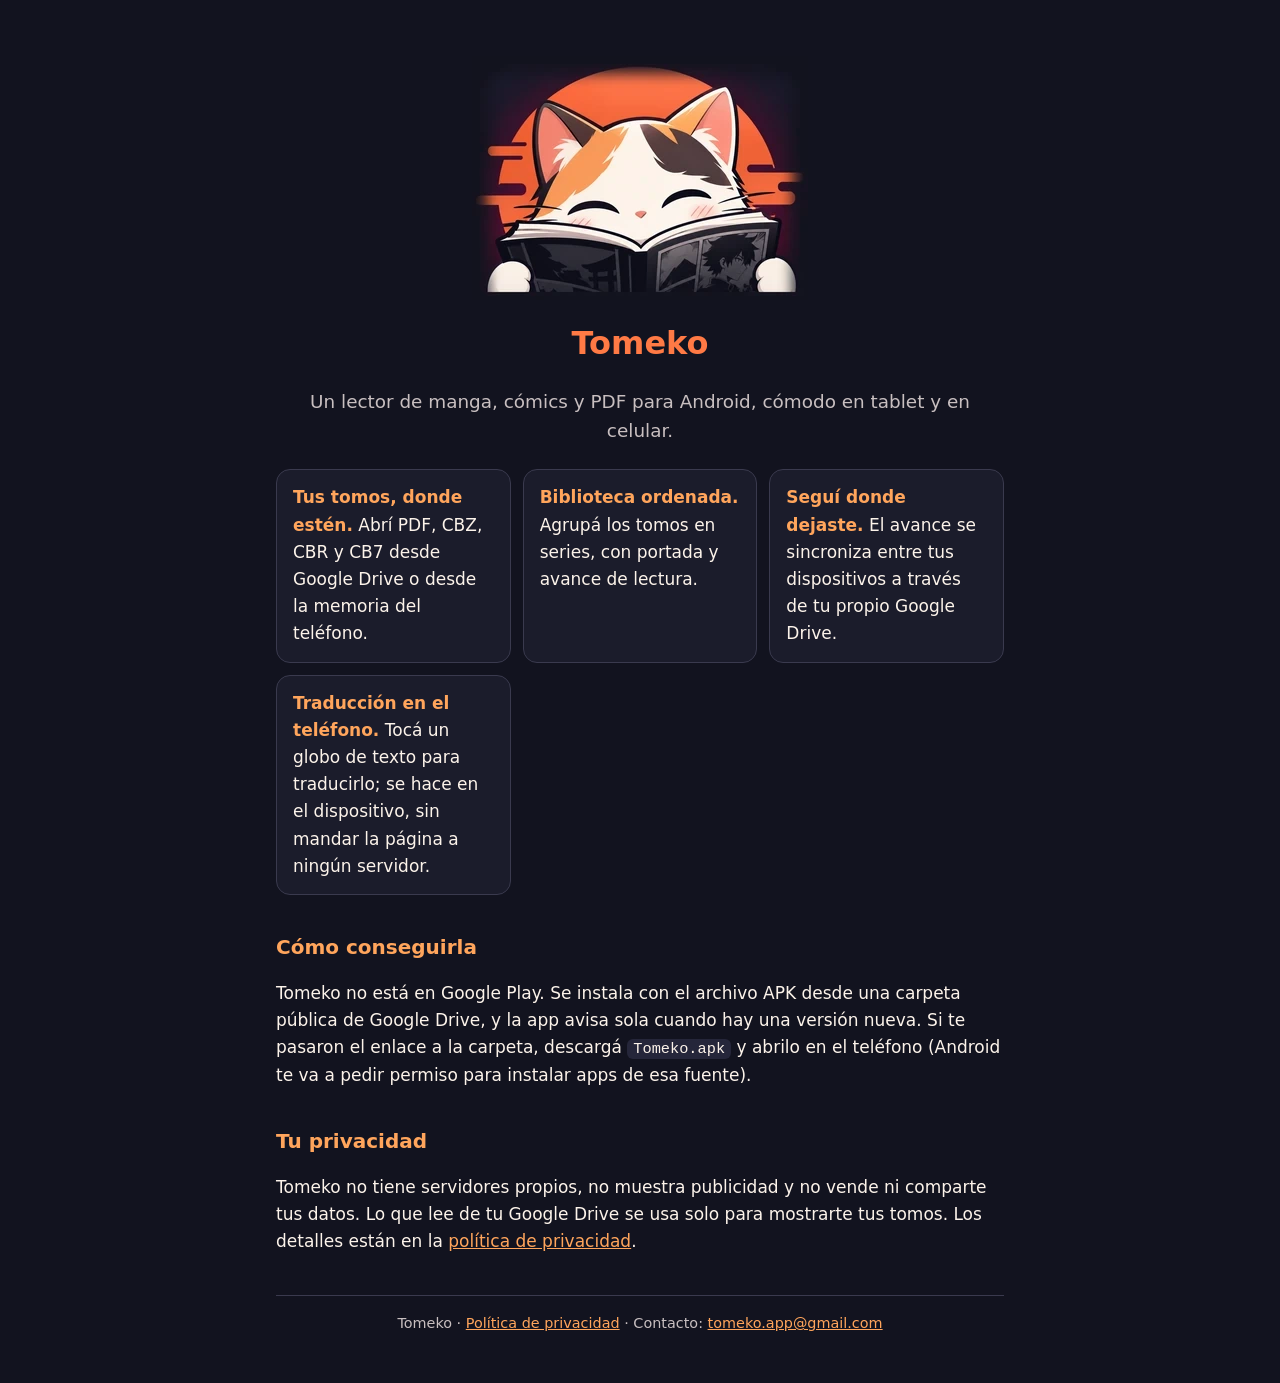
<file: index.html>
<!doctype html>
<html lang="es">
<head>
<meta charset="utf-8">
<meta name="viewport" content="width=device-width,initial-scale=1">
<title>Tomeko · lector de manga para Android</title>
<meta name="description" content="Tomeko es un lector de manga, cómics y PDF para Android: lee tus tomos desde Google Drive o desde el teléfono.">
<link rel="icon" href="logo.webp">
<link rel="stylesheet" href="estilo.css">
</head>
<body>
<main>
<header class="marca">
  <img src="logo.webp" alt="Tomeko, un gato calicó leyendo" width="336" height="244">
  <h1>Tomeko</h1>
</header>
<p class="lema">Un lector de manga, cómics y PDF para Android, cómodo en tablet y en celular.</p>

<div class="tarjetas">
  <div class="tarjeta"><b>Tus tomos, donde estén.</b> Abrí PDF, CBZ, CBR y CB7 desde Google Drive o desde la memoria del teléfono.</div>
  <div class="tarjeta"><b>Biblioteca ordenada.</b> Agrupá los tomos en series, con portada y avance de lectura.</div>
  <div class="tarjeta"><b>Seguí donde dejaste.</b> El avance se sincroniza entre tus dispositivos a través de tu propio Google Drive.</div>
  <div class="tarjeta"><b>Traducción en el teléfono.</b> Tocá un globo de texto para traducirlo; se hace en el dispositivo, sin mandar la página a ningún servidor.</div>
</div>

<h2>Cómo conseguirla</h2>
<p>Tomeko no está en Google Play. Se instala con el archivo APK desde una carpeta pública de Google Drive, y la app avisa sola cuando hay una versión nueva. Si te pasaron el enlace a la carpeta, descargá <code>Tomeko.apk</code> y abrilo en el teléfono (Android te va a pedir permiso para instalar apps de esa fuente).</p>

<h2>Tu privacidad</h2>
<p>Tomeko no tiene servidores propios, no muestra publicidad y no vende ni comparte tus datos. Lo que lee de tu Google Drive se usa solo para mostrarte tus tomos. Los detalles están en la <a href="privacidad.html">política de privacidad</a>.</p>

<footer>
  Tomeko · <a href="privacidad.html">Política de privacidad</a> · Contacto: <a href="mailto:tomeko.app@gmail.com">tomeko.app@gmail.com</a>
</footer>
</main>
</body>
</html>
</file>
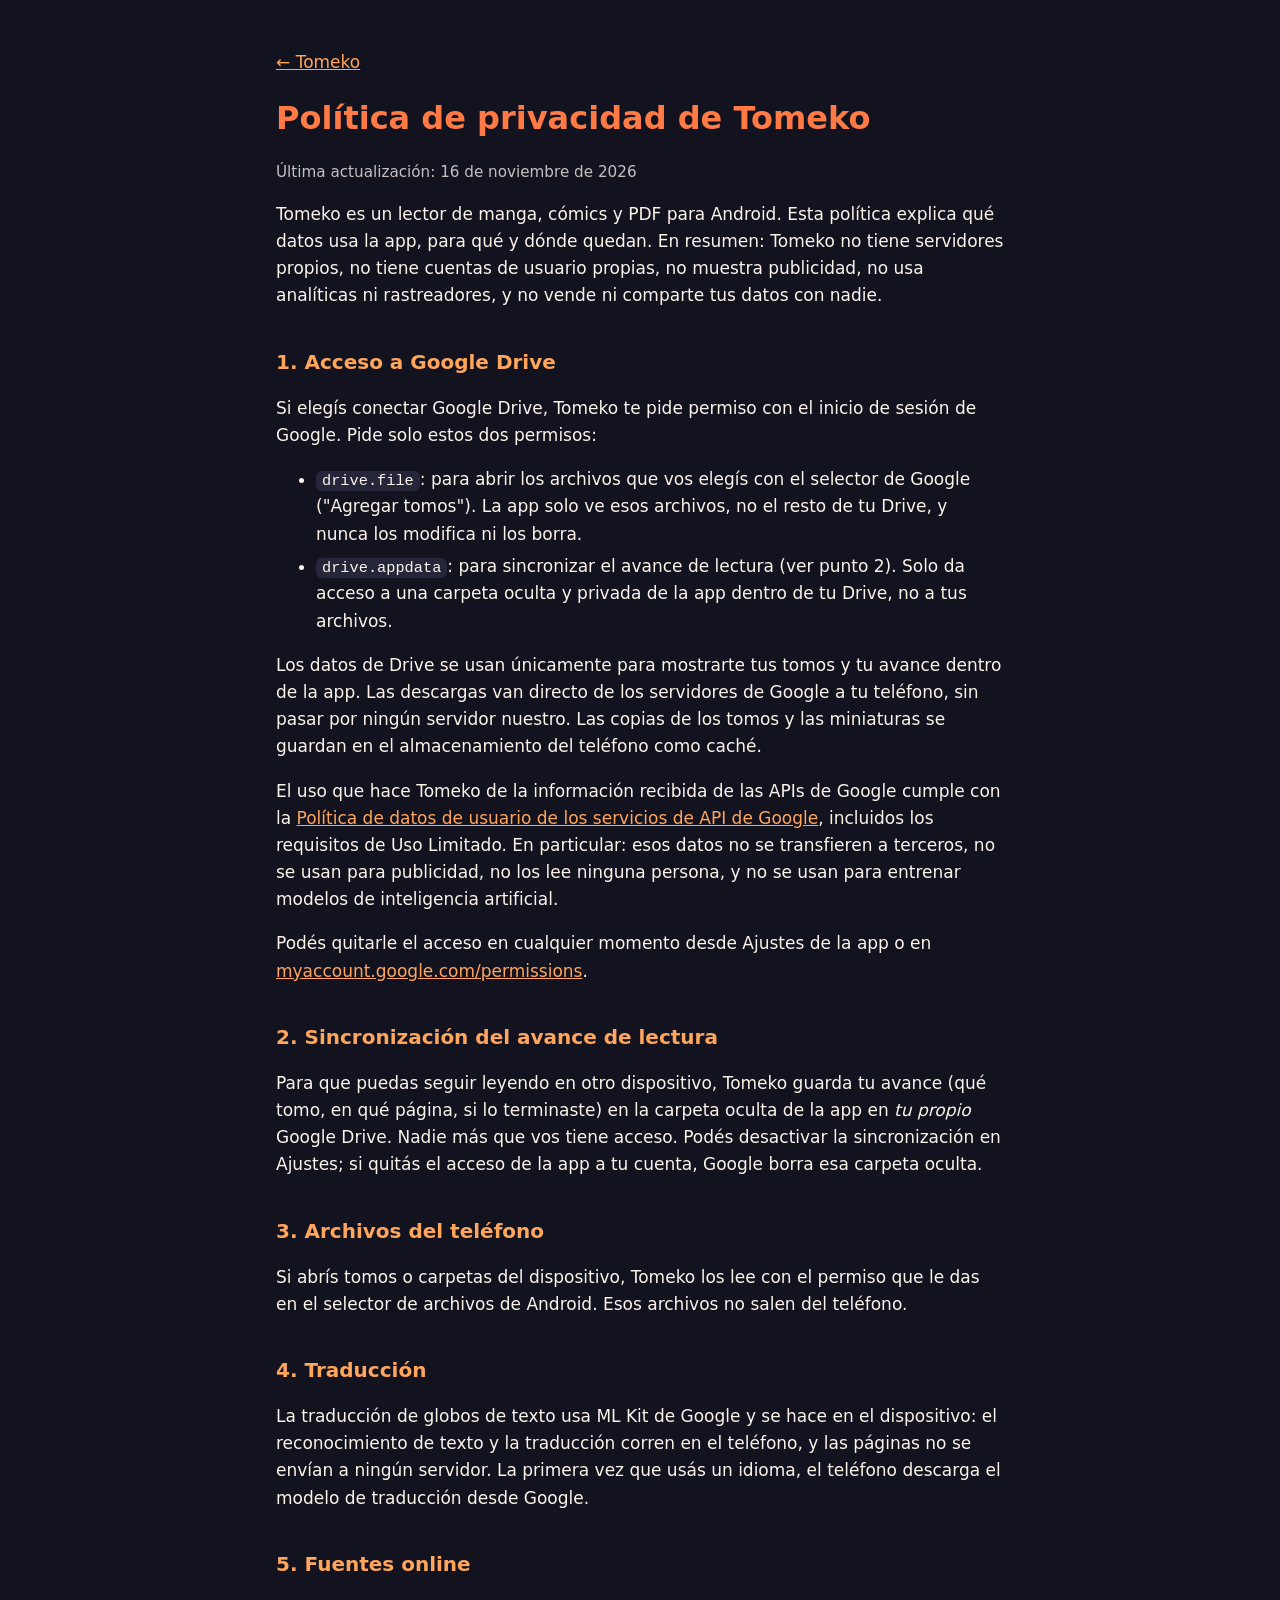
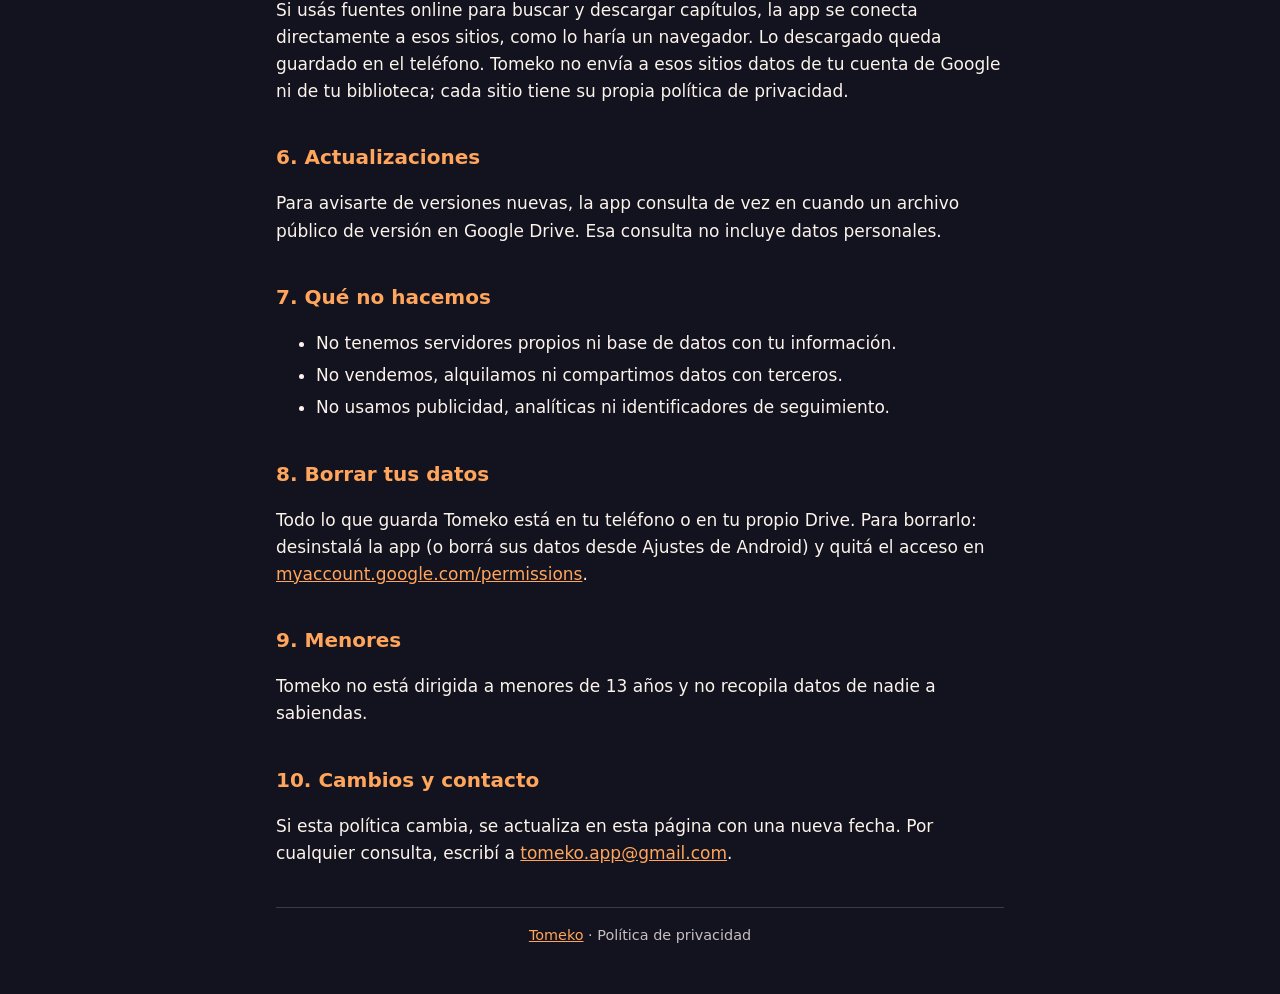
<file: privacidad.html>
<!doctype html>
<html lang="es">
<head>
<meta charset="utf-8">
<meta name="viewport" content="width=device-width,initial-scale=1">
<title>Política de privacidad · Tomeko</title>
<link rel="icon" href="logo.webp">
<link rel="stylesheet" href="estilo.css">
</head>
<body>
<main>
<p><a href="./">← Tomeko</a></p>
<h1>Política de privacidad de Tomeko</h1>
<p class="nota">Última actualización: 16 de noviembre de 2026</p>

<p>Tomeko es un lector de manga, cómics y PDF para Android. Esta política explica qué datos usa la app, para qué y dónde quedan. En resumen: Tomeko no tiene servidores propios, no tiene cuentas de usuario propias, no muestra publicidad, no usa analíticas ni rastreadores, y no vende ni comparte tus datos con nadie.</p>

<h2>1. Acceso a Google Drive</h2>
<p>Si elegís conectar Google Drive, Tomeko te pide permiso con el inicio de sesión de Google. Pide solo estos dos permisos:</p>
<ul>
  <li><code>drive.file</code>: para abrir los archivos que vos elegís con el selector de Google ("Agregar tomos"). La app solo ve esos archivos, no el resto de tu Drive, y nunca los modifica ni los borra.</li>
  <li><code>drive.appdata</code>: para sincronizar el avance de lectura (ver punto 2). Solo da acceso a una carpeta oculta y privada de la app dentro de tu Drive, no a tus archivos.</li>
</ul>
<p>Los datos de Drive se usan únicamente para mostrarte tus tomos y tu avance dentro de la app. Las descargas van directo de los servidores de Google a tu teléfono, sin pasar por ningún servidor nuestro. Las copias de los tomos y las miniaturas se guardan en el almacenamiento del teléfono como caché.</p>
<p>El uso que hace Tomeko de la información recibida de las APIs de Google cumple con la <a href="https://developers.google.com/terms/api-services-user-data-policy">Política de datos de usuario de los servicios de API de Google</a>, incluidos los requisitos de Uso Limitado. En particular: esos datos no se transfieren a terceros, no se usan para publicidad, no los lee ninguna persona, y no se usan para entrenar modelos de inteligencia artificial.</p>
<p>Podés quitarle el acceso en cualquier momento desde Ajustes de la app o en <a href="https://myaccount.google.com/permissions">myaccount.google.com/permissions</a>.</p>

<h2>2. Sincronización del avance de lectura</h2>
<p>Para que puedas seguir leyendo en otro dispositivo, Tomeko guarda tu avance (qué tomo, en qué página, si lo terminaste) en la carpeta oculta de la app en <em>tu propio</em> Google Drive. Nadie más que vos tiene acceso. Podés desactivar la sincronización en Ajustes; si quitás el acceso de la app a tu cuenta, Google borra esa carpeta oculta.</p>

<h2>3. Archivos del teléfono</h2>
<p>Si abrís tomos o carpetas del dispositivo, Tomeko los lee con el permiso que le das en el selector de archivos de Android. Esos archivos no salen del teléfono.</p>

<h2>4. Traducción</h2>
<p>La traducción de globos de texto usa ML Kit de Google y se hace en el dispositivo: el reconocimiento de texto y la traducción corren en el teléfono, y las páginas no se envían a ningún servidor. La primera vez que usás un idioma, el teléfono descarga el modelo de traducción desde Google.</p>

<h2>5. Fuentes online</h2>
<p>Si usás fuentes online para buscar y descargar capítulos, la app se conecta directamente a esos sitios, como lo haría un navegador. Lo descargado queda guardado en el teléfono. Tomeko no envía a esos sitios datos de tu cuenta de Google ni de tu biblioteca; cada sitio tiene su propia política de privacidad.</p>

<h2>6. Actualizaciones</h2>
<p>Para avisarte de versiones nuevas, la app consulta de vez en cuando un archivo público de versión en Google Drive. Esa consulta no incluye datos personales.</p>

<h2>7. Qué no hacemos</h2>
<ul>
  <li>No tenemos servidores propios ni base de datos con tu información.</li>
  <li>No vendemos, alquilamos ni compartimos datos con terceros.</li>
  <li>No usamos publicidad, analíticas ni identificadores de seguimiento.</li>
</ul>

<h2>8. Borrar tus datos</h2>
<p>Todo lo que guarda Tomeko está en tu teléfono o en tu propio Drive. Para borrarlo: desinstalá la app (o borrá sus datos desde Ajustes de Android) y quitá el acceso en <a href="https://myaccount.google.com/permissions">myaccount.google.com/permissions</a>.</p>

<h2>9. Menores</h2>
<p>Tomeko no está dirigida a menores de 13 años y no recopila datos de nadie a sabiendas.</p>

<h2>10. Cambios y contacto</h2>
<p>Si esta política cambia, se actualiza en esta página con una nueva fecha. Por cualquier consulta, escribí a <a href="mailto:tomeko.app@gmail.com">tomeko.app@gmail.com</a>.</p>

<footer><a href="./">Tomeko</a> · Política de privacidad</footer>
</main>
</body>
</html>
</file>
<file: estilo.css>
:root{--tinta:#12131f;--tinta2:#1b1c2b;--tinta3:#25263a;--crema:#fcf3ea;--crema-suave:#c8bfc0;--linea:#3a3a4e;--atardecer:#ff7a45;--calico:#ffa55c}
*{box-sizing:border-box}
html{color-scheme:dark}
body{margin:0;background:var(--tinta);color:var(--crema);font:17px/1.6 system-ui,-apple-system,"Segoe UI",Roboto,sans-serif}
main{max-width:760px;margin:0 auto;padding:32px 16px 48px}
a{color:var(--calico)}
header.marca{text-align:center;padding:24px 0 8px}
header.marca img{width:min(336px,80%);height:auto}
h1{font-size:2rem;margin:.3em 0;color:var(--atardecer)}
h2{font-size:1.25rem;margin:1.8em 0 .4em;color:var(--calico)}
.lema{font-size:1.15rem;color:var(--crema-suave);text-align:center;margin:0 0 24px}
.tarjetas{display:grid;grid-template-columns:repeat(auto-fit,minmax(210px,1fr));gap:12px;margin:24px 0}
.tarjeta{background:var(--tinta2);border:1px solid var(--linea);border-radius:14px;padding:14px 16px}
.tarjeta b{color:var(--calico)}
.boton{display:inline-block;background:var(--atardecer);color:#2b0f02;font-weight:600;text-decoration:none;padding:12px 22px;border-radius:999px}
.centro{text-align:center;margin:28px 0}
.nota{color:var(--crema-suave);font-size:.95rem}
code{background:var(--tinta3);padding:1px 6px;border-radius:6px;font-size:.9em}
footer{border-top:1px solid var(--linea);margin-top:40px;padding-top:16px;color:var(--crema-suave);font-size:.9rem;text-align:center}
li{margin:.3em 0}
</file>
